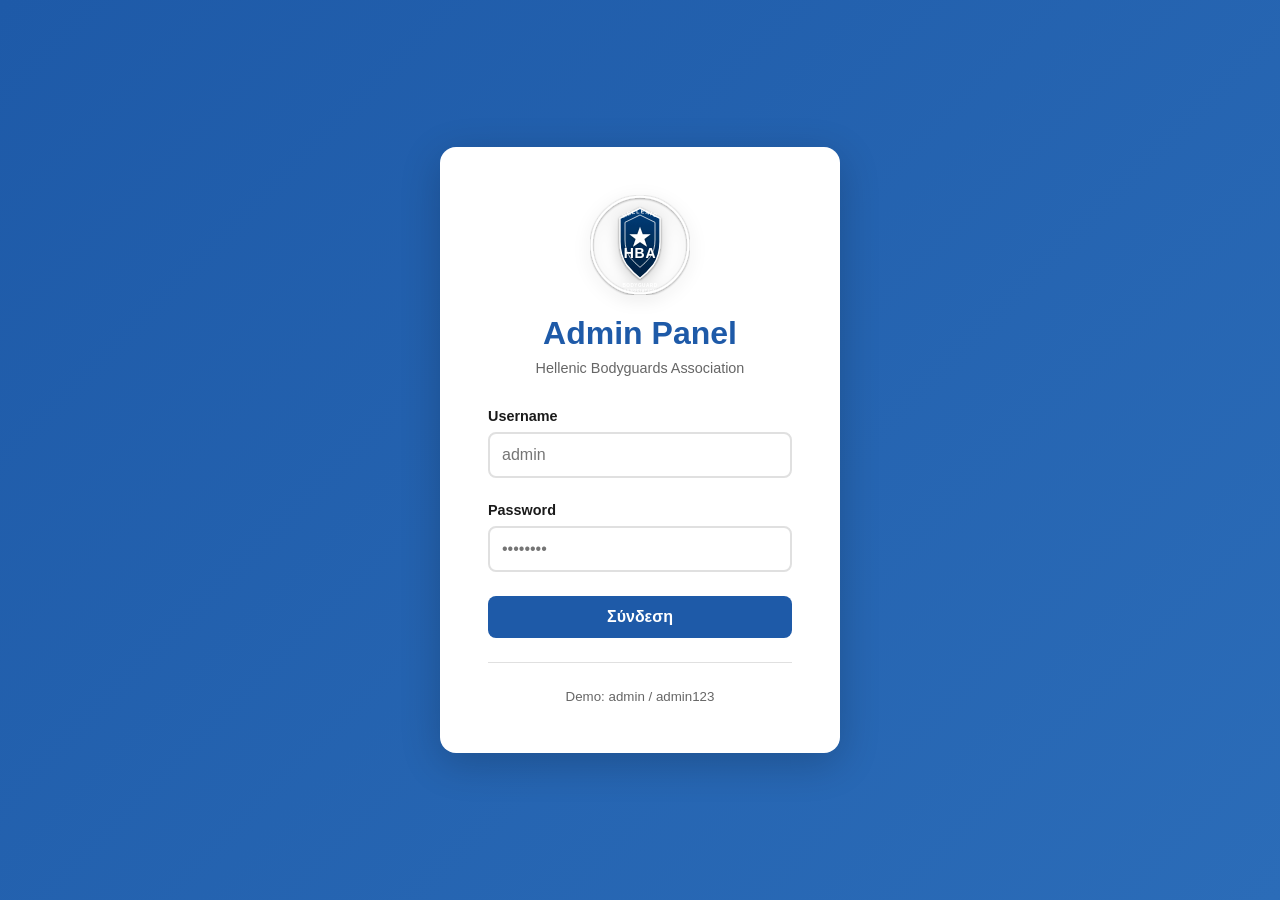
<file: admin.html>
<!DOCTYPE html>
<html lang="el">
<head>
    <meta charset="UTF-8">
    <meta name="viewport" content="width=device-width, initial-scale=1.0">
    <title>HBA Admin Panel - Διαχείριση Μελών</title>
    <link rel="stylesheet" href="admin-styles.css">
</head>
<body>
    <div class="admin-container">
        <!-- Admin Login -->
        <div class="admin-login" id="adminLogin">
            <div class="login-box">
                <div class="login-header">
                    <img src="hba-logo.svg" alt="HBA Logo" class="admin-logo">
                    <h1>Admin Panel</h1>
                    <p>Hellenic Bodyguards Association</p>
                </div>
                <form id="adminLoginForm">
                    <div class="form-group">
                        <label>Username</label>
                        <input type="text" id="adminUsername" placeholder="admin" required>
                    </div>
                    <div class="form-group">
                        <label>Password</label>
                        <input type="password" id="adminPassword" placeholder="••••••••" required>
                    </div>
                    <button type="submit" class="btn-primary">Σύνδεση</button>
                    <div class="demo-credentials">
                        <small>Demo: admin / admin123</small>
                    </div>
                </form>
            </div>
        </div>

        <!-- Admin Dashboard -->
        <div class="admin-dashboard" id="adminDashboard" style="display: none;">
            <!-- Header -->
            <header class="admin-header">
                <div class="header-left">
                    <h2><img src="hba-logo.svg" alt="HBA" style="width: 35px; height: 35px; vertical-align: middle; margin-right: 10px;"> HBA Admin Panel</h2>
                </div>
                <div class="header-right">
                    <span class="admin-name" id="adminName">Admin</span>
                    <button class="btn-logout" id="adminLogout">Αποσύνδεση</button>
                </div>
            </header>

            <!-- Main Content -->
            <div class="admin-content">
                <!-- Stats Cards -->
                <div class="stats-grid">
                    <div class="stat-card">
                        <div class="stat-icon">👥</div>
                        <div class="stat-info">
                            <h3 id="totalMembers">0</h3>
                            <p>Σύνολο Μελών</p>
                        </div>
                    </div>
                    <div class="stat-card">
                        <div class="stat-icon">✅</div>
                        <div class="stat-info">
                            <h3 id="activeMembers">0</h3>
                            <p>Ενεργά Μέλη</p>
                        </div>
                    </div>
                    <div class="stat-card">
                        <div class="stat-icon">⏳</div>
                        <div class="stat-info">
                            <h3 id="pendingMembers">0</h3>
                            <p>Σε Αναμονή</p>
                        </div>
                    </div>
                    <div class="stat-card">
                        <div class="stat-icon">📋</div>
                        <div class="stat-info">
                            <h3 id="totalCerts">0</h3>
                            <p>Πιστοποιήσεις</p>
                        </div>
                    </div>
                </div>

                <!-- Actions -->
                <div class="actions-bar">
                    <button class="btn-action btn-add" id="btnAddMember">
                        <span>➕</span> Νέο Μέλος
                    </button>
                    <button class="btn-action" id="btnExport">
                        <span>📥</span> Export Data
                    </button>
                    <button class="btn-action" id="btnImport">
                        <span>📤</span> Import Data
                    </button>
                    <input type="file" id="importFile" accept=".json" style="display: none;">
                </div>

                <!-- Search -->
                <div class="search-bar">
                    <input type="text" id="searchInput" placeholder="🔍 Αναζήτηση μέλους (όνομα, αριθμός, email)...">
                    <select id="filterStatus">
                        <option value="all">Όλα τα μέλη</option>
                        <option value="active">Ενεργά</option>
                        <option value="inactive">Ανενεργά</option>
                    </select>
                </div>

                <!-- Members Table -->
                <div class="table-container">
                    <table class="members-table">
                        <thead>
                            <tr>
                                <th>Αριθμός</th>
                                <th>Όνομα</th>
                                <th>Email</th>
                                <th>Τηλέφωνο</th>
                                <th>Ειδικότητα</th>
                                <th>Κατάσταση</th>
                                <th>Λήξη</th>
                                <th>Ενέργειες</th>
                            </tr>
                        </thead>
                        <tbody id="membersTableBody">
                            <!-- Members will be loaded here -->
                        </tbody>
                    </table>
                </div>
            </div>
        </div>

        <!-- Add/Edit Member Modal -->
        <div class="modal" id="memberModal" style="display: none;">
            <div class="modal-content">
                <div class="modal-header">
                    <h3 id="modalTitle">Νέο Μέλος</h3>
                    <button class="modal-close" id="closeModal">&times;</button>
                </div>
                <form id="memberForm">
                    <input type="hidden" id="editMemberId">
                    
                    <div class="form-grid">
                        <div class="form-group">
                            <label>Αριθμός Μέλους *</label>
                            <input type="text" id="memberId" placeholder="HBA-2024-XXX" required>
                        </div>

                        <div class="form-group">
                            <label>Κωδικός Πρόσβασης *</label>
                            <input type="password" id="memberPassword" placeholder="••••••••" required>
                        </div>

                        <div class="form-group full-width">
                            <label>Ονοματεπώνυμο *</label>
                            <input type="text" id="memberName" placeholder="ΟΝΟΜΑ ΕΠΩΝΥΜΟ" required>
                        </div>

                        <div class="form-group">
                            <label>Ημ/νία Γέννησης *</label>
                            <input type="date" id="memberBirthdate" required>
                        </div>

                        <div class="form-group">
                            <label>Email *</label>
                            <input type="email" id="memberEmail" placeholder="email@example.gr" required>
                        </div>

                        <div class="form-group">
                            <label>Τηλέφωνο *</label>
                            <input type="tel" id="memberPhone" placeholder="+30 XXX XXX XXXX" required>
                        </div>

                        <div class="form-group">
                            <label>Ειδικότητα *</label>
                            <select id="memberSpecialty" required>
                                <option value="">Επιλέξτε...</option>
                                <option value="Executive Protection">Executive Protection</option>
                                <option value="VIP Security">VIP Security</option>
                                <option value="Event Security">Event Security</option>
                                <option value="Personal Protection">Personal Protection</option>
                                <option value="Close Protection Officer">Close Protection Officer</option>
                            </select>
                        </div>

                        <div class="form-group">
                            <label>Επίπεδο *</label>
                            <select id="memberLevel" required>
                                <option value="">Επιλέξτε...</option>
                                <option value="Level I - Junior">Level I - Junior</option>
                                <option value="Level II - Professional">Level II - Professional</option>
                                <option value="Level III - Senior">Level III - Senior</option>
                                <option value="Level IV - Expert">Level IV - Expert</option>
                                <option value="Master Instructor">Master Instructor</option>
                            </select>
                        </div>

                        <div class="form-group">
                            <label>Ημ/νία Εγγραφής *</label>
                            <input type="date" id="memberJoinDate" required>
                        </div>

                        <div class="form-group">
                            <label>Λήξη Κάρτας *</label>
                            <input type="date" id="memberExpiry" required>
                        </div>

                        <div class="form-group">
                            <label>Κατάσταση *</label>
                            <select id="memberStatus" required>
                                <option value="active">Ενεργό</option>
                                <option value="inactive">Ανενεργό</option>
                                <option value="pending">Σε Αναμονή</option>
                            </select>
                        </div>

                        <div class="form-group">
                            <label>Φωτογραφία (URL ή Emoji)</label>
                            <input type="text" id="memberPhoto" placeholder="👤 ή https://...">
                        </div>

                        <div class="form-group full-width">
                            <label>Πιστοποιήσεις (μία ανά γραμμή)</label>
                            <textarea id="memberCertifications" rows="4" placeholder="Βασική Εκπαίδευση Bodyguard
Πρώτες Βοήθειες
Αμυντική Οδήγηση"></textarea>
                        </div>
                    </div>

                    <div class="modal-actions">
                        <button type="button" class="btn-secondary" id="cancelModal">Ακύρωση</button>
                        <button type="submit" class="btn-primary">Αποθήκευση</button>
                    </div>
                </form>
            </div>
        </div>
    </div>

    <script src="admin.js"></script>
</body>
</html>
</file>
<file: admin-styles.css>
/* Admin Panel Styles */

* {
    margin: 0;
    padding: 0;
    box-sizing: border-box;
}

:root {
    /* Official HBA Colors - Matching Logo */
    --primary: #1E5AA8;          /* HBA Blue */
    --secondary: #2B6CB8;        /* Light HBA Blue */
    --accent-gold: #B8BEC4;      /* Silver */
    --success: #00A651;
    --danger: #dc3545;
    --warning: #ffc107;
    --dark: #1A1A1A;
    --light: #f8f9fa;
    --white: #ffffff;
    --shadow: 0 2px 8px rgba(0,0,0,0.15);
}

body {
    font-family: -apple-system, BlinkMacSystemFont, 'Segoe UI', Roboto, Arial, sans-serif;
    background: #f5f5f5;
    color: var(--dark);
}

/* Admin Login */
.admin-login {
    min-height: 100vh;
    display: flex;
    align-items: center;
    justify-content: center;
    background: linear-gradient(135deg, var(--primary) 0%, var(--secondary) 100%);
    padding: 2rem;
}

.login-box {
    background: white;
    padding: 3rem;
    border-radius: 16px;
    box-shadow: 0 10px 40px rgba(0,0,0,0.2);
    max-width: 400px;
    width: 100%;
    animation: fadeInUp 0.5s ease;
}

.login-header {
    text-align: center;
    margin-bottom: 2rem;
}

.admin-icon {
    font-size: 4rem;
    margin-bottom: 1rem;
}

.login-header h1 {
    color: var(--primary);
    margin-bottom: 0.5rem;
}

.login-header p {
    color: #666;
    font-size: 0.9rem;
}

/* Forms */
.form-group {
    margin-bottom: 1.5rem;
}

.form-group label {
    display: block;
    font-weight: 600;
    margin-bottom: 0.5rem;
    color: var(--dark);
    font-size: 0.9rem;
}

.form-group input,
.form-group select,
.form-group textarea {
    width: 100%;
    padding: 0.75rem;
    border: 2px solid #e0e0e0;
    border-radius: 8px;
    font-size: 1rem;
    transition: all 0.3s;
}

.form-group input:focus,
.form-group select:focus,
.form-group textarea:focus {
    outline: none;
    border-color: var(--primary);
    box-shadow: 0 0 0 3px rgba(0, 51, 160, 0.1);
}

.form-group textarea {
    resize: vertical;
    font-family: inherit;
}

/* Buttons */
.btn-primary,
.btn-secondary,
.btn-action,
.btn-logout {
    padding: 0.75rem 1.5rem;
    border: none;
    border-radius: 8px;
    font-weight: 600;
    cursor: pointer;
    transition: all 0.3s;
    font-size: 1rem;
}

.btn-primary {
    background: var(--primary);
    color: white;
    width: 100%;
}

.btn-primary:hover {
    background: var(--secondary);
    transform: translateY(-2px);
    box-shadow: var(--shadow);
}

.btn-secondary {
    background: #6c757d;
    color: white;
}

.btn-secondary:hover {
    background: #5a6268;
}

.demo-credentials {
    text-align: center;
    margin-top: 1.5rem;
    padding-top: 1.5rem;
    border-top: 1px solid #e0e0e0;
    color: #666;
}

/* Admin Dashboard */
.admin-dashboard {
    min-height: 100vh;
    background: #f5f5f5;
}

.admin-header {
    background: var(--primary);
    color: white;
    padding: 1.5rem 2rem;
    display: flex;
    justify-content: space-between;
    align-items: center;
    box-shadow: var(--shadow);
}

.admin-header h2 {
    font-size: 1.5rem;
}

.header-right {
    display: flex;
    align-items: center;
    gap: 1rem;
}

.admin-name {
    font-weight: 600;
}

.btn-logout {
    background: rgba(255,255,255,0.2);
    color: white;
    padding: 0.5rem 1rem;
}

.btn-logout:hover {
    background: rgba(255,255,255,0.3);
}

/* Admin Content */
.admin-content {
    max-width: 1400px;
    margin: 0 auto;
    padding: 2rem;
}

/* Stats Grid */
.stats-grid {
    display: grid;
    grid-template-columns: repeat(auto-fit, minmax(250px, 1fr));
    gap: 1.5rem;
    margin-bottom: 2rem;
}

.stat-card {
    background: white;
    padding: 1.5rem;
    border-radius: 12px;
    box-shadow: var(--shadow);
    display: flex;
    align-items: center;
    gap: 1rem;
}

.stat-icon {
    font-size: 3rem;
    width: 70px;
    height: 70px;
    display: flex;
    align-items: center;
    justify-content: center;
    background: rgba(0, 51, 160, 0.1);
    border-radius: 12px;
}

.stat-info h3 {
    font-size: 2rem;
    color: var(--primary);
    margin-bottom: 0.25rem;
}

.stat-info p {
    color: #666;
    font-size: 0.9rem;
}

/* Actions Bar */
.actions-bar {
    display: flex;
    gap: 1rem;
    margin-bottom: 1.5rem;
    flex-wrap: wrap;
}

.btn-action {
    background: white;
    color: var(--dark);
    border: 2px solid #e0e0e0;
    display: flex;
    align-items: center;
    gap: 0.5rem;
    padding: 0.75rem 1.25rem;
}

.btn-action:hover {
    border-color: var(--primary);
    color: var(--primary);
}

.btn-add {
    background: var(--success);
    color: white;
    border-color: var(--success);
}

.btn-add:hover {
    background: #008f44;
    border-color: #008f44;
    color: white;
}

/* Search Bar */
.search-bar {
    display: flex;
    gap: 1rem;
    margin-bottom: 1.5rem;
}

.search-bar input {
    flex: 1;
    padding: 0.75rem 1rem;
    border: 2px solid #e0e0e0;
    border-radius: 8px;
    font-size: 1rem;
}

.search-bar select {
    padding: 0.75rem 1rem;
    border: 2px solid #e0e0e0;
    border-radius: 8px;
    font-size: 1rem;
    cursor: pointer;
}

/* Table */
.table-container {
    background: white;
    border-radius: 12px;
    box-shadow: var(--shadow);
    overflow: hidden;
}

.members-table {
    width: 100%;
    border-collapse: collapse;
}

.members-table thead {
    background: var(--primary);
    color: white;
}

.members-table th {
    padding: 1rem;
    text-align: left;
    font-weight: 600;
    font-size: 0.9rem;
}

.members-table td {
    padding: 1rem;
    border-bottom: 1px solid #e0e0e0;
}

.members-table tbody tr:hover {
    background: #f8f9fa;
}

.status-badge {
    display: inline-block;
    padding: 0.25rem 0.75rem;
    border-radius: 20px;
    font-size: 0.75rem;
    font-weight: 600;
}

.status-active {
    background: rgba(0, 166, 81, 0.1);
    color: var(--success);
}

.status-inactive {
    background: rgba(220, 53, 69, 0.1);
    color: var(--danger);
}

.status-pending {
    background: rgba(255, 193, 7, 0.1);
    color: #856404;
}

.action-buttons {
    display: flex;
    gap: 0.5rem;
}

.btn-icon {
    background: transparent;
    border: none;
    font-size: 1.25rem;
    cursor: pointer;
    padding: 0.25rem 0.5rem;
    border-radius: 4px;
    transition: all 0.2s;
}

.btn-icon:hover {
    background: #f0f0f0;
}

.btn-edit {
    color: var(--primary);
}

.btn-delete {
    color: var(--danger);
}

/* Modal */
.modal {
    position: fixed;
    top: 0;
    left: 0;
    width: 100%;
    height: 100%;
    background: rgba(0, 0, 0, 0.5);
    display: flex;
    align-items: center;
    justify-content: center;
    z-index: 1000;
    padding: 2rem;
}

.modal-content {
    background: white;
    border-radius: 16px;
    max-width: 800px;
    width: 100%;
    max-height: 90vh;
    overflow-y: auto;
    animation: slideDown 0.3s ease;
}

.modal-header {
    display: flex;
    justify-content: space-between;
    align-items: center;
    padding: 1.5rem 2rem;
    border-bottom: 2px solid #e0e0e0;
}

.modal-header h3 {
    color: var(--primary);
    font-size: 1.5rem;
}

.modal-close {
    background: transparent;
    border: none;
    font-size: 2rem;
    cursor: pointer;
    color: #999;
    line-height: 1;
    padding: 0;
    width: 32px;
    height: 32px;
}

.modal-close:hover {
    color: var(--danger);
}

#memberForm {
    padding: 2rem;
}

.form-grid {
    display: grid;
    grid-template-columns: repeat(2, 1fr);
    gap: 1.5rem;
}

.form-group.full-width {
    grid-column: span 2;
}

.modal-actions {
    display: flex;
    gap: 1rem;
    justify-content: flex-end;
    padding-top: 1.5rem;
    border-top: 2px solid #e0e0e0;
}

.modal-actions button {
    width: auto;
}

/* Animations */
@keyframes fadeInUp {
    from {
        opacity: 0;
        transform: translateY(30px);
    }
    to {
        opacity: 1;
        transform: translateY(0);
    }
}

@keyframes slideDown {
    from {
        opacity: 0;
        transform: translateY(-50px);
    }
    to {
        opacity: 1;
        transform: translateY(0);
    }
}

/* Responsive */
@media (max-width: 768px) {
    .admin-header {
        flex-direction: column;
        gap: 1rem;
        text-align: center;
    }

    .stats-grid {
        grid-template-columns: 1fr;
    }

    .actions-bar {
        flex-direction: column;
    }

    .table-container {
        overflow-x: auto;
    }

    .members-table {
        font-size: 0.85rem;
    }

    .members-table th,
    .members-table td {
        padding: 0.5rem;
    }

    .form-grid {
        grid-template-columns: 1fr;
    }

    .form-group.full-width {
        grid-column: span 1;
    }

    .modal {
        padding: 1rem;
    }

    .login-box {
        padding: 2rem;
    }
}

/* Empty State */
.empty-state {
    text-align: center;
    padding: 3rem;
    color: #999;
}

.empty-state-icon {
    font-size: 4rem;
    margin-bottom: 1rem;
}

.empty-state h3 {
    color: #666;
    margin-bottom: 0.5rem;
}

/* ============ LOGO SUPPORT ============ */

/* Admin Logo Image */
.admin-logo {
    width: 120px;
    height: auto;
    margin-bottom: 1rem;
    filter: drop-shadow(0 4px 8px rgba(0, 0, 0, 0.2));
}

.login-box .admin-logo {
    width: 100px;
}

/* HBA Branding - Gold Accents */
.stat-card {
    border-top: 3px solid var(--accent-gold);
}

.btn-add {
    background: var(--accent-gold);
    color: var(--dark);
    border-color: var(--accent-gold);
}

.btn-add:hover {
    background: #C19B2F;
    border-color: #C19B2F;
    color: var(--dark);
}

.members-table thead {
    background: linear-gradient(135deg, var(--primary) 0%, var(--secondary) 100%);
    border-top: 2px solid var(--accent-gold);
}

/* Professional Touch */
.admin-header {
    background: linear-gradient(135deg, var(--primary) 0%, var(--secondary) 100%);
    border-bottom: 3px solid var(--accent-gold);
}
</file>
